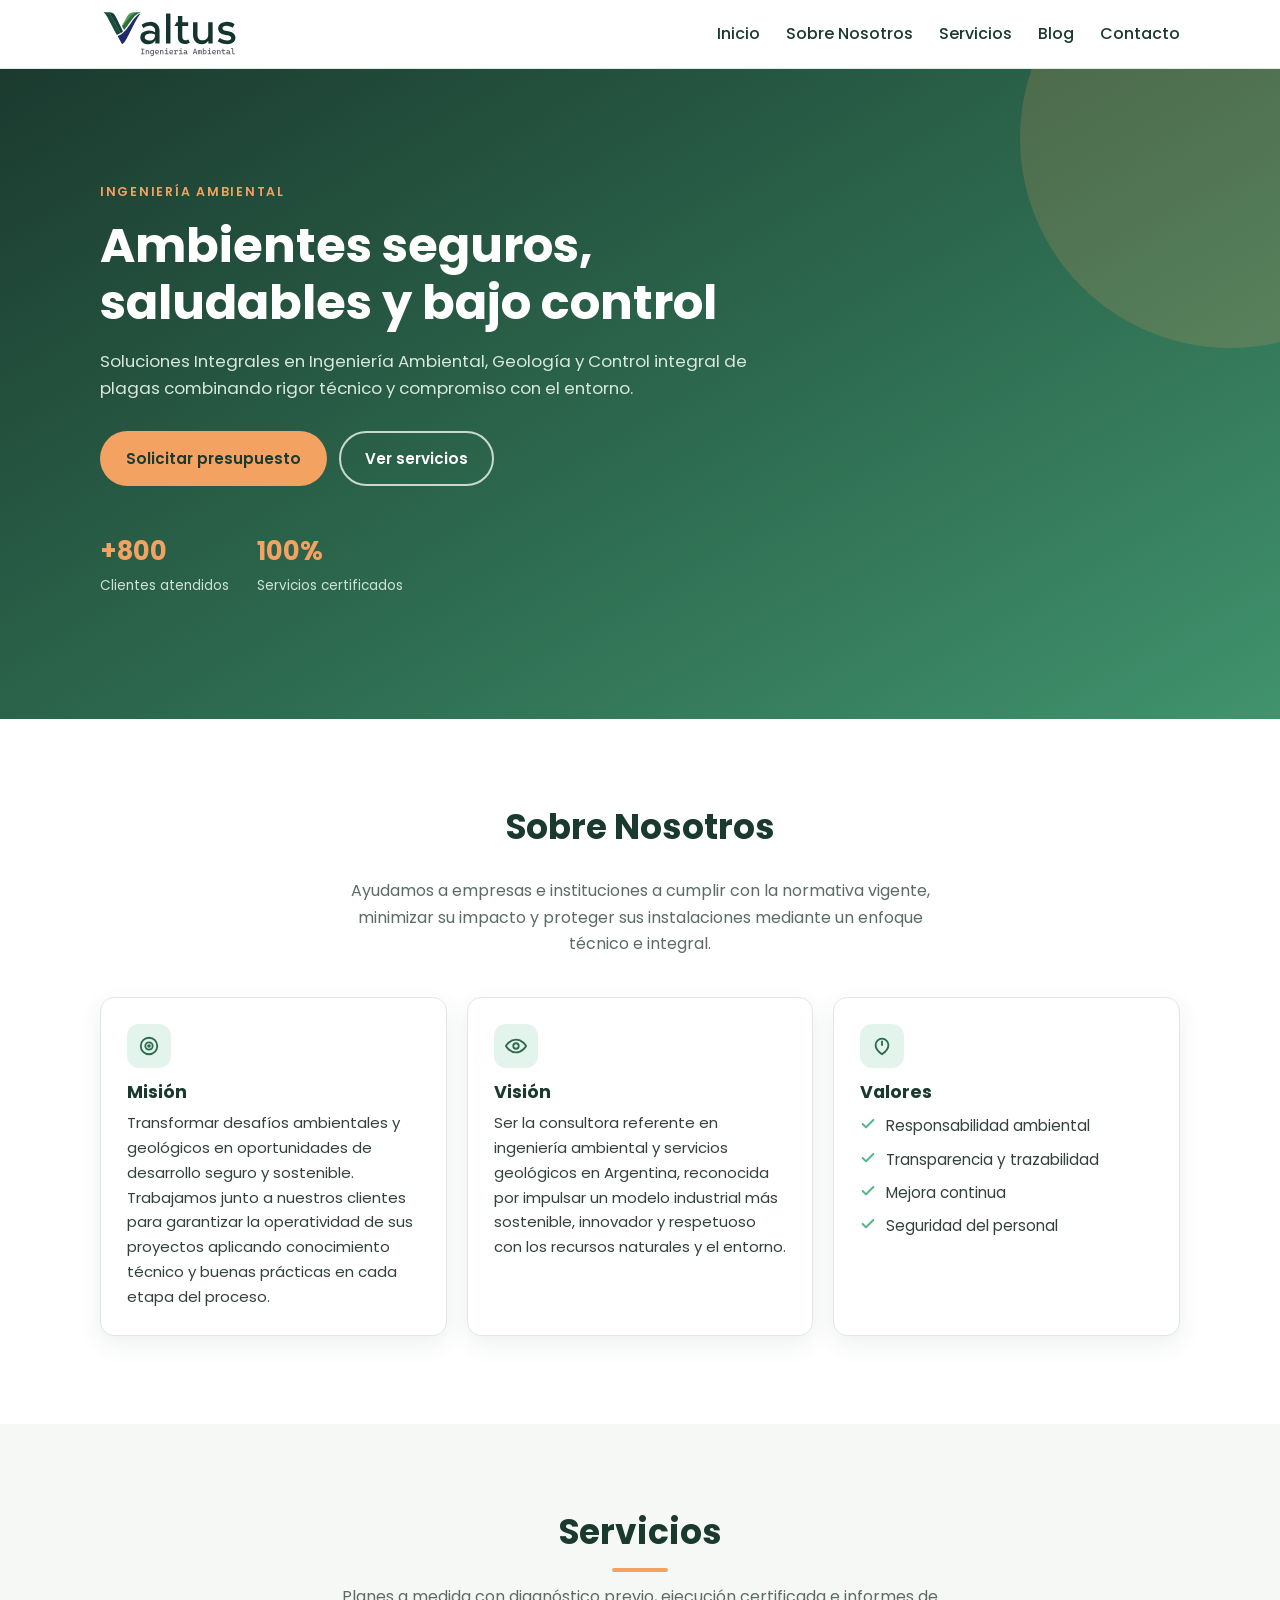
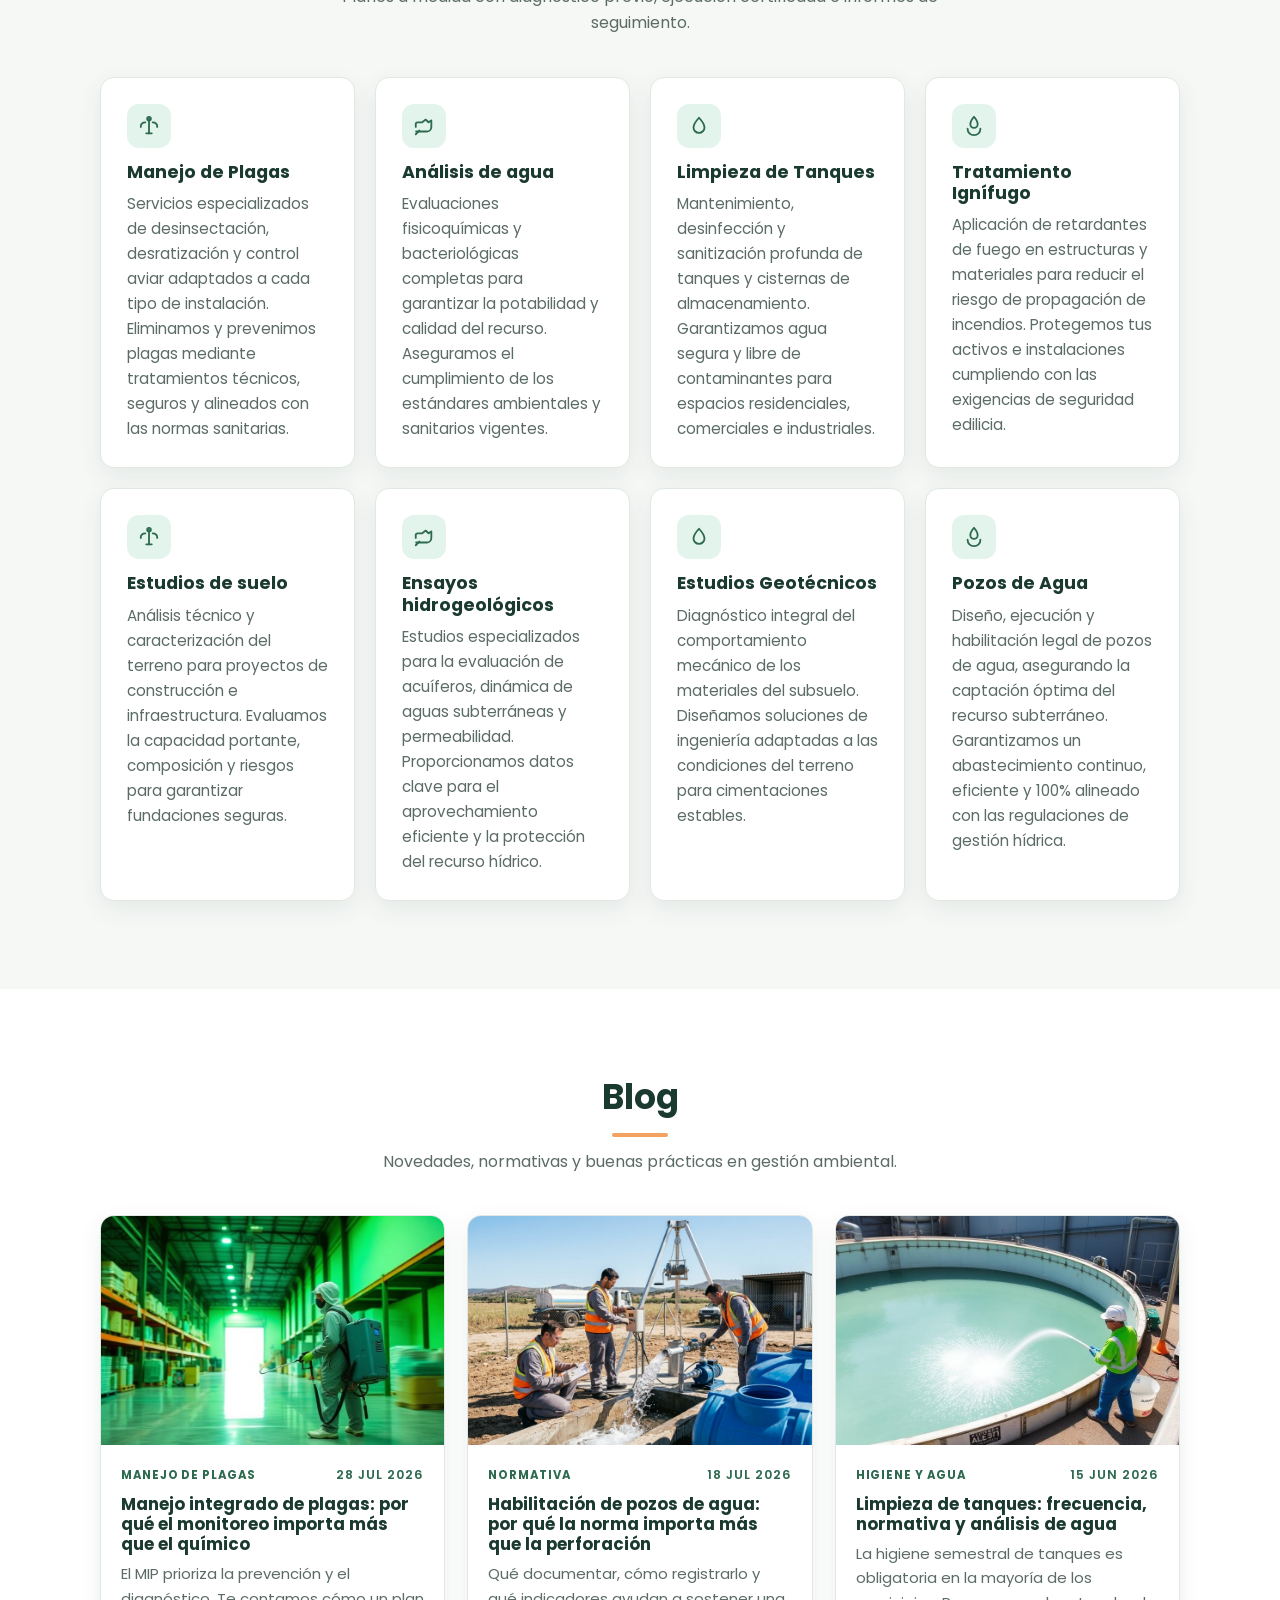
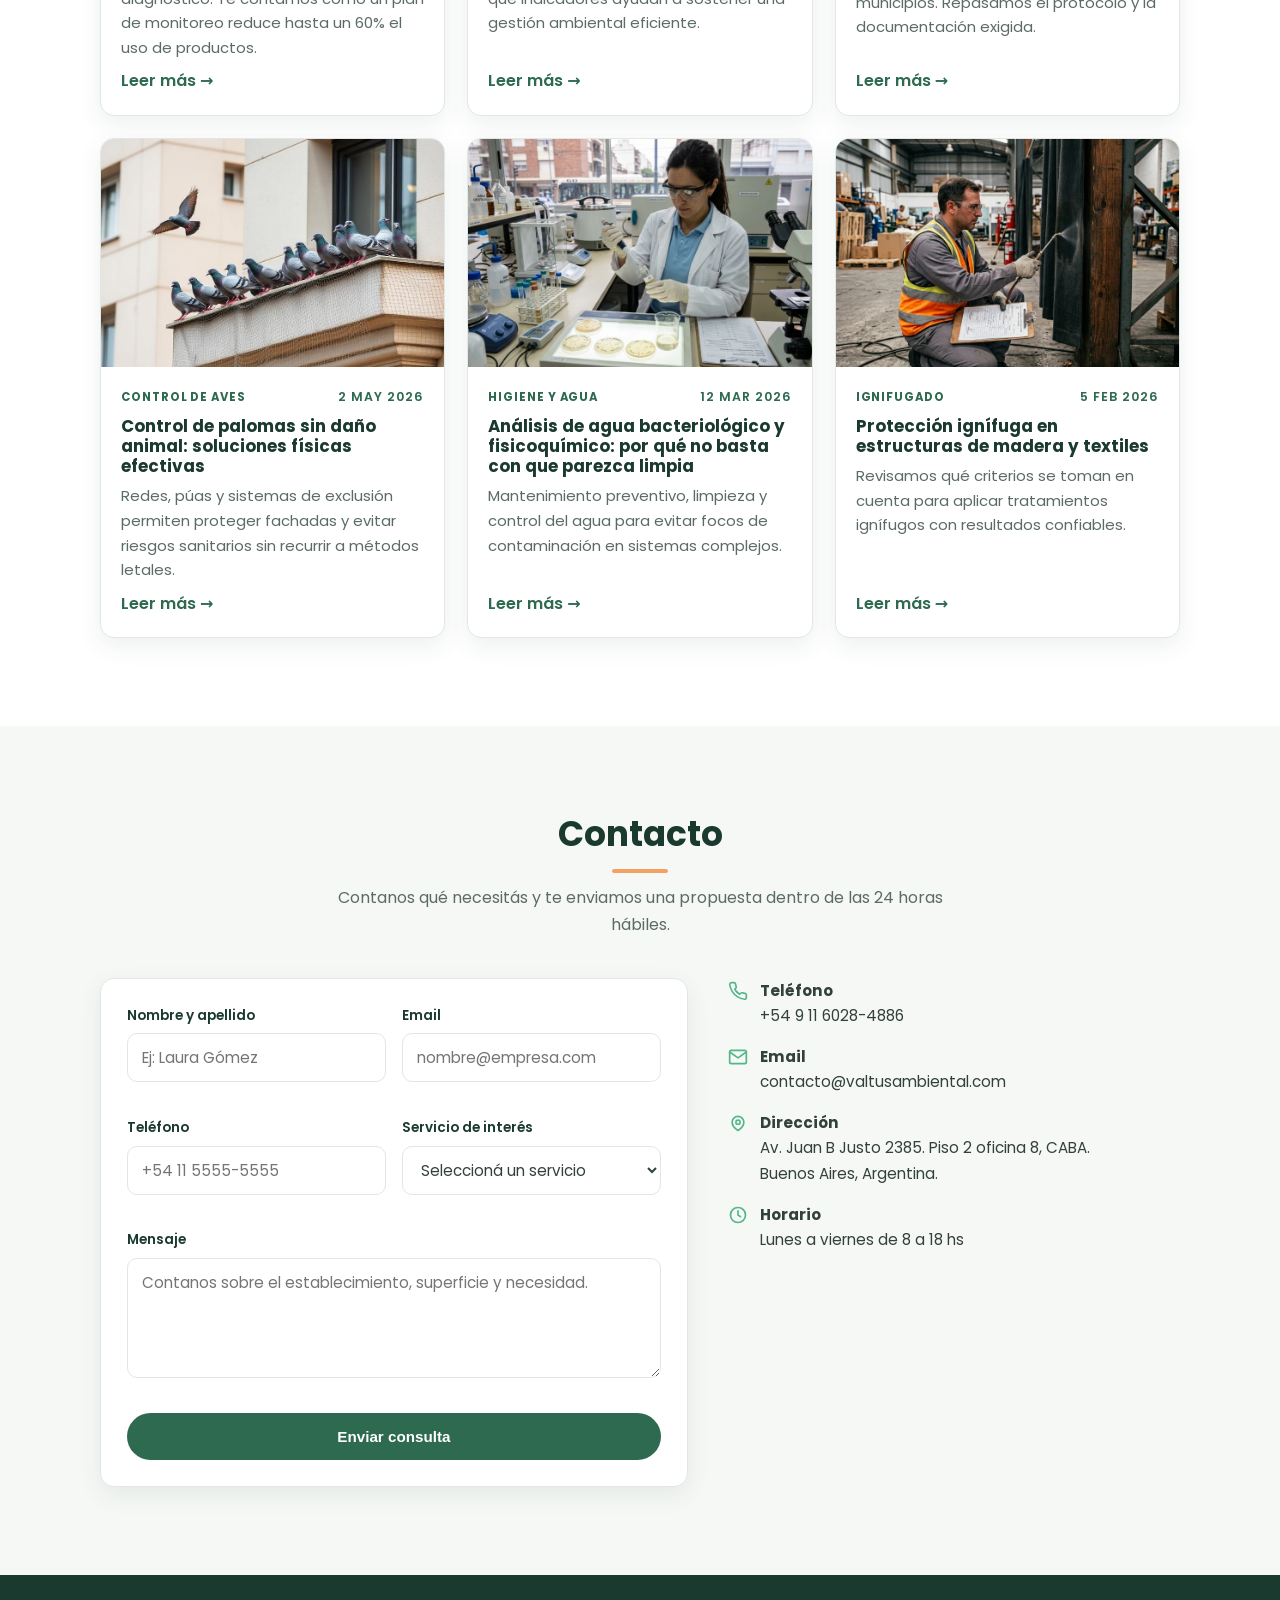
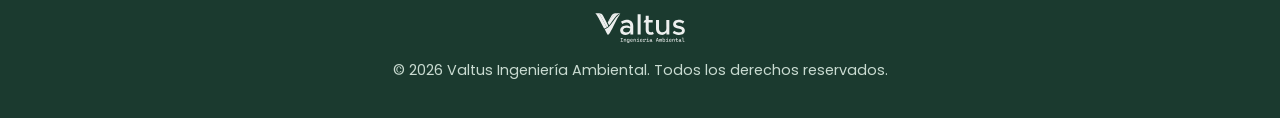
<file: index.html>
<!DOCTYPE html>
<html lang="es">
<head>
<meta charset="UTF-8">
<meta name="viewport" content="width=device-width, initial-scale=1">
<title>Valtus Ingeniería Ambiental | Servicios ambientales integrales</title>
<meta name="description" content="Valtus Ingeniería Ambiental: manejo de plagas, control de palomas, limpieza de tanques y tratamiento ignífugo con certificación y seguimiento profesional.">
<meta name="author" content="Valtus Ingeniería Ambiental">
<link rel="canonical" href="/landing.html">
<link rel="icon" type="image/png" href="/favicon.png">
<meta property="og:type" content="website">
<meta property="og:title" content="Valtus Ingeniería Ambiental | Servicios ambientales integrales">
<meta property="og:description" content="Manejo de plagas, control de palomas, limpieza de tanques y tratamiento ignífugo. Soluciones certificadas para empresas y consorcios.">
<meta property="og:url" content="/landing.html">
<meta name="twitter:card" content="summary_large_image">
<meta name="twitter:title" content="Valtus Ingeniería Ambiental">
<meta name="twitter:description" content="Servicios ambientales certificados: plagas, palomas, tanques e ignifugado.">
<link rel="preconnect" href="https://fonts.googleapis.com">
<link rel="preconnect" href="https://fonts.gstatic.com" crossorigin>
<link href="https://fonts.googleapis.com/css2?family=Poppins:wght@400;500;600;700&display=swap" rel="stylesheet">
<script type="application/ld+json">
{"@context":"https://schema.org","@type":"LocalBusiness","name":"Valtus Ingeniería Ambiental","description":"Servicios ambientales: manejo de plagas, control de palomas, limpieza de tanques y tratamiento ignífugo.","areaServed":"Argentina","email":"contacto@valtus.com.ar","telephone":"+54 11 5555-5555"}
</script>

<link rel="stylesheet" href="assets/css/styles.css">
</head>
<body>

<!-- ================= HEADER ================= -->
<header class="header">
  <div class="contenedor">
    <nav class="nav" id="nav" aria-label="Navegación principal">
      <a class="logo" href="#inicio">
        <img src="/assets/images/logo-valtus.svg" alt="Valtus Ingeniería Ambiental" width="200" height="56">
      </a>
      <button class="hamburguesa" id="btnMenu" aria-label="Abrir menú" aria-expanded="false" aria-controls="menu">
        <span></span><span></span><span></span>
      </button>
      <ul class="nav__lista" id="menu">
        <li><a href="#inicio">Inicio</a></li>
        <li><a href="#nosotros">Sobre Nosotros</a></li>
        <li><a href="#servicios">Servicios</a></li>
        <li><a href="/blog.html">Blog</a></li>
        <li><a href="#contacto">Contacto</a></li>
      </ul>
    </nav>
  </div>
</header>

<main>
<!-- ================= 1. HERO ================= -->
<section class="hero" id="inicio">
  <div class="contenedor">
    <div class="hero__contenido">
      <span class="hero__etiqueta">Ingeniería Ambiental</span>
      <h1>Ambientes seguros, saludables y bajo control</h1>
      <p>Soluciones Integrales en Ingeniería Ambiental, Geología y Control integral de plagas combinando rigor técnico y compromiso con el entorno.</p>
      <div class="hero__acciones">
        <a class="btn btn--primario" href="#contacto">Solicitar presupuesto</a>
        <a class="btn btn--secundario" href="#servicios">Ver servicios</a>
      </div>
    </div>
    <div class="hero__datos">
      <div class="hero__dato"><strong>+800</strong><span>Clientes atendidos</span></div>
      <div class="hero__dato"><strong>100%</strong><span>Servicios certificados</span></div>
    </div>
  </div>
</section>

<!-- ================= 2. SOBRE NOSOTROS ================= -->
<section class="seccion" id="nosotros">
  <div class="contenedor">
    <h2 class="titulo-seccion fade">Sobre Nosotros</h2>
    <div class="linea fade"></div>
    <p class="subtitulo-seccion fade">Ayudamos a empresas e instituciones a cumplir con la normativa vigente, minimizar su impacto y proteger sus instalaciones mediante un enfoque técnico e integral.</p>
    <div class="grid-nosotros">
      <article class="tarjeta fade">
        <div class="icono" aria-hidden="true">
          <svg width="22" height="22" viewBox="0 0 24 24" fill="none" stroke="currentColor" stroke-width="2" stroke-linecap="round" stroke-linejoin="round"><circle cx="12" cy="12" r="9"/><circle cx="12" cy="12" r="4"/><circle cx="12" cy="12" r="1"/></svg>
        </div>
        <h3>Misión</h3>
        <p>Transformar desafíos ambientales y geológicos en oportunidades de desarrollo seguro y sostenible. Trabajamos junto a nuestros clientes para garantizar la operatividad de sus proyectos aplicando conocimiento técnico y buenas prácticas en cada etapa del proceso.</p>
      </article>
      <article class="tarjeta fade">
        <div class="icono" aria-hidden="true">
          <svg width="22" height="22" viewBox="0 0 24 24" fill="none" stroke="currentColor" stroke-width="2" stroke-linecap="round" stroke-linejoin="round"><path d="M1 12s4-7 11-7 11 7 11 7-4 7-11 7-11-7-11-7z"/><circle cx="12" cy="12" r="3"/></svg>
        </div>
        <h3>Visión</h3>
        <p>Ser la consultora referente en ingeniería ambiental y servicios geológicos en Argentina, reconocida por impulsar un modelo industrial más sostenible, innovador y respetuoso con los recursos naturales y el entorno.</p>
      </article>
      <article class="tarjeta fade">
        <div class="icono" aria-hidden="true">
          <svg width="22" height="22" viewBox="0 0 24 24" fill="none" stroke="currentColor" stroke-width="2" stroke-linecap="round" stroke-linejoin="round"><path d="M12 21s-7-4.5-7-10a7 7 0 0114 0c0 5.5-7 10-7 10z"/><path d="M12 11v-4"/></svg>
        </div>
        <h3>Valores</h3>
        <ul class="valores">
          <li><svg width="16" height="16" viewBox="0 0 24 24" fill="none" stroke="currentColor" stroke-width="3" stroke-linecap="round" stroke-linejoin="round"><path d="M20 6L9 17l-5-5"/></svg>Responsabilidad ambiental</li>
          <li><svg width="16" height="16" viewBox="0 0 24 24" fill="none" stroke="currentColor" stroke-width="3" stroke-linecap="round" stroke-linejoin="round"><path d="M20 6L9 17l-5-5"/></svg>Transparencia y trazabilidad</li>
          <li><svg width="16" height="16" viewBox="0 0 24 24" fill="none" stroke="currentColor" stroke-width="3" stroke-linecap="round" stroke-linejoin="round"><path d="M20 6L9 17l-5-5"/></svg>Mejora continua</li>
          <li><svg width="16" height="16" viewBox="0 0 24 24" fill="none" stroke="currentColor" stroke-width="3" stroke-linecap="round" stroke-linejoin="round"><path d="M20 6L9 17l-5-5"/></svg>Seguridad del personal</li>
        </ul>
      </article>
    </div>
  </div>
</section>

<!-- ================= 3. SERVICIOS ================= -->
<section class="seccion seccion--alt" id="servicios">
  <div class="contenedor">
    <h2 class="titulo-seccion fade">Servicios</h2>
    <div class="linea fade"></div>
    <p class="subtitulo-seccion fade">Planes a medida con diagnóstico previo, ejecución certificada e informes de seguimiento.</p>
    <div class="grid-servicios">
      <article class="tarjeta servicio fade">
        <div class="icono" aria-hidden="true">
          <svg width="22" height="22" viewBox="0 0 24 24" fill="none" stroke="currentColor" stroke-width="2" stroke-linecap="round" stroke-linejoin="round"><path d="M12 4v16"/><path d="M8 8c-3 0-5 2-5 5"/><path d="M16 8c3 0 5 2 5 5"/><circle cx="12" cy="4" r="2"/><path d="M9 20h6"/></svg>
        </div>
        <h3>Manejo de Plagas</h3>
        <p>Servicios especializados de desinsectación, desratización y control aviar adaptados a cada tipo de instalación. Eliminamos y prevenimos plagas mediante tratamientos técnicos, seguros y alineados con las normas sanitarias.</p>
      </article>
      <article class="tarjeta servicio fade">
        <div class="icono" aria-hidden="true">
          <svg width="22" height="22" viewBox="0 0 24 24" fill="none" stroke="currentColor" stroke-width="2" stroke-linecap="round" stroke-linejoin="round"><path d="M16 7h.01"/><path d="M3.4 18h11.6a5 5 0 005-5V6l-3 2-3-3-4 3H5a2 2 0 00-2 2v3"/><path d="M3 21l4-4"/></svg>
        </div>
        <h3>Análisis de agua</h3>
        <p>Evaluaciones fisicoquímicas y bacteriológicas completas para garantizar la potabilidad y calidad del recurso. Aseguramos el cumplimiento de los estándares ambientales y sanitarios vigentes.</p>
      </article>
      <article class="tarjeta servicio fade">
        <div class="icono" aria-hidden="true">
          <svg width="22" height="22" viewBox="0 0 24 24" fill="none" stroke="currentColor" stroke-width="2" stroke-linecap="round" stroke-linejoin="round"><path d="M12 3s6 6.5 6 10.5A6 6 0 016 13.5C6 9.5 12 3 12 3z"/></svg>
        </div>
        <h3>Limpieza de Tanques</h3>
        <p>Mantenimiento, desinfección y sanitización profunda de tanques y cisternas de almacenamiento. Garantizamos agua segura y libre de contaminantes para espacios residenciales, comerciales e industriales.</p>
      </article>
      <article class="tarjeta servicio fade">
        <div class="icono" aria-hidden="true">
          <svg width="22" height="22" viewBox="0 0 24 24" fill="none" stroke="currentColor" stroke-width="2" stroke-linecap="round" stroke-linejoin="round"><path d="M12 2s4 4.5 4 8a4 4 0 01-8 0c0-3.5 4-8 4-8z"/><path d="M5 15c0 4 3 7 7 7s7-3 7-7"/></svg>
        </div>
        <h3>Tratamiento Ignífugo</h3>
        <p>Aplicación de retardantes de fuego en estructuras y materiales para reducir el riesgo de propagación de incendios. Protegemos tus activos e instalaciones cumpliendo con las exigencias de seguridad edilicia.</p>
      </article>
      <article class="tarjeta servicio fade">
        <div class="icono" aria-hidden="true">
          <svg width="22" height="22" viewBox="0 0 24 24" fill="none" stroke="currentColor" stroke-width="2" stroke-linecap="round" stroke-linejoin="round"><path d="M12 4v16"/><path d="M8 8c-3 0-5 2-5 5"/><path d="M16 8c3 0 5 2 5 5"/><circle cx="12" cy="4" r="2"/><path d="M9 20h6"/></svg>
        </div>
        <h3>Estudios de suelo</h3>
        <p>Análisis técnico y caracterización del terreno para proyectos de construcción e infraestructura. Evaluamos la capacidad portante, composición y riesgos para garantizar fundaciones seguras.</p>
      </article>
      <article class="tarjeta servicio fade">
        <div class="icono" aria-hidden="true">
          <svg width="22" height="22" viewBox="0 0 24 24" fill="none" stroke="currentColor" stroke-width="2" stroke-linecap="round" stroke-linejoin="round"><path d="M16 7h.01"/><path d="M3.4 18h11.6a5 5 0 005-5V6l-3 2-3-3-4 3H5a2 2 0 00-2 2v3"/><path d="M3 21l4-4"/></svg>
        </div>
        <h3>Ensayos hidrogeológicos</h3>
        <p>Estudios especializados para la evaluación de acuíferos, dinámica de aguas subterráneas y permeabilidad. Proporcionamos datos clave para el aprovechamiento eficiente y la protección del recurso hídrico.</p>
      </article>
      <article class="tarjeta servicio fade">
        <div class="icono" aria-hidden="true">
          <svg width="22" height="22" viewBox="0 0 24 24" fill="none" stroke="currentColor" stroke-width="2" stroke-linecap="round" stroke-linejoin="round"><path d="M12 3s6 6.5 6 10.5A6 6 0 016 13.5C6 9.5 12 3 12 3z"/></svg>
        </div>
        <h3>Estudios Geotécnicos</h3>
        <p>Diagnóstico integral del comportamiento mecánico de los materiales del subsuelo. Diseñamos soluciones de ingeniería adaptadas a las condiciones del terreno para cimentaciones estables.</p>
      </article>
      <article class="tarjeta servicio fade">
        <div class="icono" aria-hidden="true">
          <svg width="22" height="22" viewBox="0 0 24 24" fill="none" stroke="currentColor" stroke-width="2" stroke-linecap="round" stroke-linejoin="round"><path d="M12 2s4 4.5 4 8a4 4 0 01-8 0c0-3.5 4-8 4-8z"/><path d="M5 15c0 4 3 7 7 7s7-3 7-7"/></svg>
        </div>
        <h3>Pozos de Agua</h3>
        <p>Diseño, ejecución y habilitación legal de pozos de agua, asegurando la captación óptima del recurso subterráneo. Garantizamos un abastecimiento continuo, eficiente y 100% alineado con las regulaciones de gestión hídrica.</p>
      </article>
    </div>
  </div>
</section>

<!-- ================= 4. BLOG ================= -->
<section class="seccion" id="blog">
  <div class="contenedor">
    <h2 class="titulo-seccion fade">Blog</h2>
    <div class="linea fade"></div>
    <p class="subtitulo-seccion fade">Novedades, normativas y buenas prácticas en gestión ambiental.</p>
    <div class="grid-blog" id="gridBlog"><!-- se completa por JS --></div>
  </div>
</section>

<!-- ================= 5. CONTACTO ================= -->
<section class="seccion seccion--alt" id="contacto">
  <div class="contenedor">
    <h2 class="titulo-seccion fade">Contacto</h2>
    <div class="linea fade"></div>
    <p class="subtitulo-seccion fade">Contanos qué necesitás y te enviamos una propuesta dentro de las 24 horas hábiles.</p>
    <div class="grid-contacto">
      <div class="tarjeta fade">
        <form id="formContacto" action="https://api.web3forms.com/submit" method="POST" novalidate>
          <input type="hidden" name="access_key" value="b7a2d3fb-f93e-4e52-bbd4-41462ff0bf6e">
          <div class="fila">
            <div class="campo">
              <label for="nombre">Nombre y apellido</label>
              <input type="text" id="nombre" name="nombre" autocomplete="name" placeholder="Ej: Laura Gómez">
              <span class="error" data-error="nombre"></span>
            </div>
            <div class="campo">
              <label for="email">Email</label>
              <input type="email" id="email" name="email" autocomplete="email" placeholder="nombre@empresa.com">
              <span class="error" data-error="email"></span>
            </div>
          </div>
          <div class="fila">
            <div class="campo">
              <label for="telefono">Teléfono</label>
              <input type="tel" id="telefono" name="telefono" autocomplete="tel" placeholder="+54 11 5555-5555">
              <span class="error" data-error="telefono"></span>
            </div>
            <div class="campo">
              <label for="servicio">Servicio de interés</label>
              <select id="servicio" name="servicio">
                <option value="">Seleccioná un servicio</option>
                <option>Manejo de Plagas</option>
                <option>Análisis de agua</option>
                <option>Limpieza de Tanques</option>
                <option>Tratamiento Ignífugo</option>
                <option>Estudios de suelo</option>
                <option>Ensayos hidrogeológicos</option>
                <option>Estudios Geotécnicos</option>
                <option>Pozos de Agua</option>
                <option>Otro / Consulta general</option>
              </select>
              <span class="error" data-error="servicio"></span>
            </div>
          </div>
          <div class="campo">
            <label for="mensaje">Mensaje</label>
            <textarea id="mensaje" name="mensaje" placeholder="Contanos sobre el establecimiento, superficie y necesidad."></textarea>
            <span class="error" data-error="mensaje"></span>
          </div>
          <button class="btn btn--bloque" type="submit">Enviar consulta</button>
          <p class="aviso" id="aviso" role="status">¡Gracias! Recibimos tu consulta y te contactaremos a la brevedad.</p>
        </form>
      </div>
      <div class="fade">
        <ul class="datos-contacto">
          <li><svg width="20" height="20" viewBox="0 0 24 24" fill="none" stroke="currentColor" stroke-width="2" stroke-linecap="round" stroke-linejoin="round"><path d="M22 16.9v3a2 2 0 01-2.2 2 19.8 19.8 0 01-8.6-3.1 19.5 19.5 0 01-6-6A19.8 19.8 0 012.1 4.2 2 2 0 014.1 2h3a2 2 0 012 1.7c.1 1 .4 2 .7 2.9a2 2 0 01-.5 2.1L8.1 9.9a16 16 0 006 6l1.2-1.2a2 2 0 012.1-.5c.9.3 1.9.6 2.9.7a2 2 0 011.7 2z"/></svg><span><strong>Teléfono</strong><br>+54 9 11 6028-4886</span></li>
          <li><svg width="20" height="20" viewBox="0 0 24 24" fill="none" stroke="currentColor" stroke-width="2" stroke-linecap="round" stroke-linejoin="round"><rect x="2" y="4" width="20" height="16" rx="2"/><path d="M22 6l-10 7L2 6"/></svg><span><strong>Email</strong><br>contacto@valtusambiental.com</span></li>
          <li><svg width="20" height="20" viewBox="0 0 24 24" fill="none" stroke="currentColor" stroke-width="2" stroke-linecap="round" stroke-linejoin="round"><path d="M12 21s-7-4.5-7-10a7 7 0 0114 0c0 5.5-7 10-7 10z"/><circle cx="12" cy="11" r="2.5"/></svg><span><strong>Dirección</strong><br>Av. Juan B Justo 2385. Piso 2 oficina 8, CABA.<br> Buenos Aires, Argentina.</span></li>
          <li><svg width="20" height="20" viewBox="0 0 24 24" fill="none" stroke="currentColor" stroke-width="2" stroke-linecap="round" stroke-linejoin="round"><circle cx="12" cy="12" r="9"/><path d="M12 7v5l3 2"/></svg><span><strong>Horario</strong><br>Lunes a viernes de 8 a 18 hs</span></li>
        </ul>
      </div>
    </div>
  </div>
</section>
</main>

<!-- ================= FOOTER ================= -->
  <footer class="footer">
    <div class="contenedor">
      <img src="/assets/images/logo-valtus.svg" alt="Valtus Ingeniería Ambiental" width="180" height="34" loading="lazy">
      <p>© <span id="anio"></span> Valtus Ingeniería Ambiental. Todos los derechos reservados.</p>
    </div>
  </footer>

<script src="assets/js/main.js" defer></script>
</body>
</html>
</file>
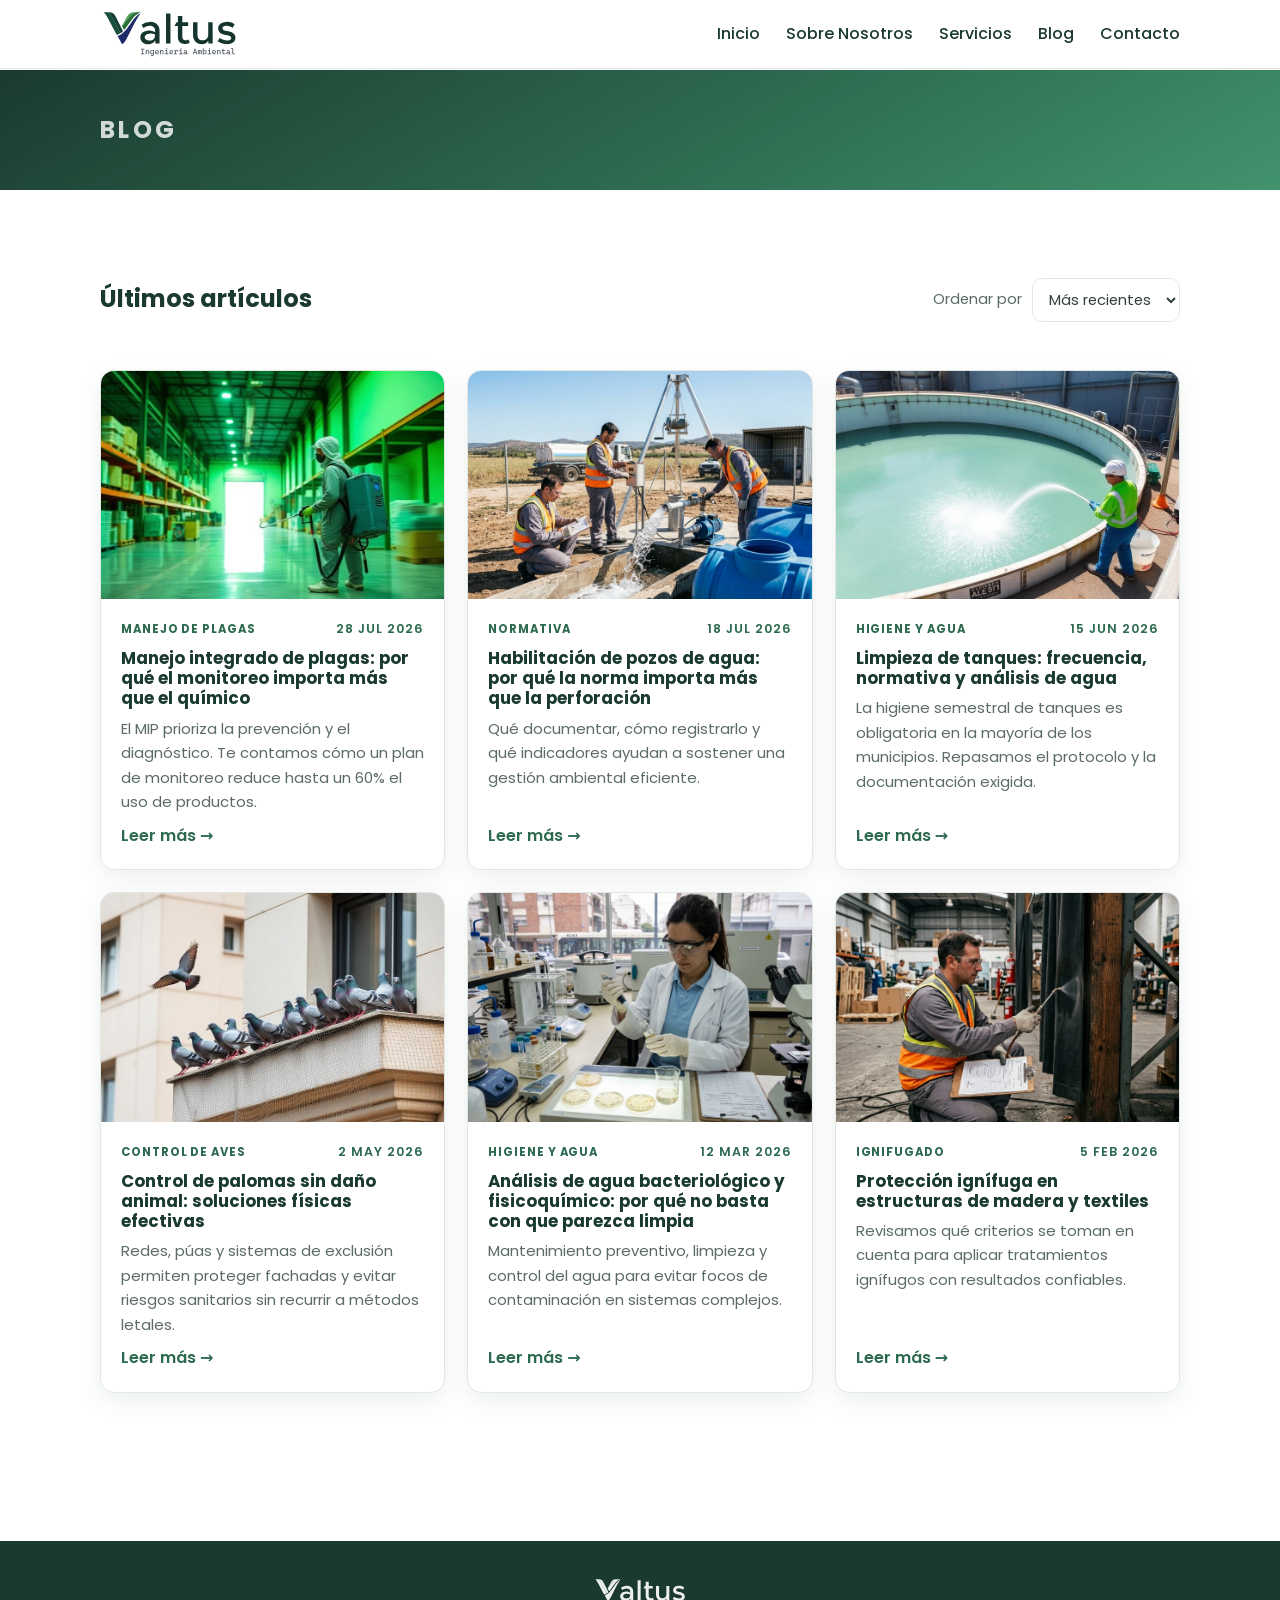
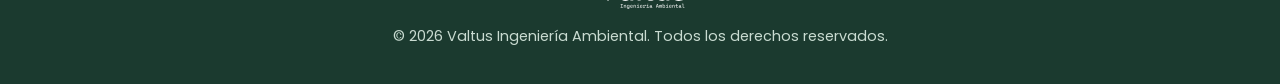
<file: blog.html>
<!DOCTYPE html>
<html lang="es">
<head>
  <meta charset="UTF-8">
  <meta name="viewport" content="width=device-width, initial-scale=1">
  <title>Blog | Valtus Ingeniería Ambiental</title>
  <meta name="description" content="Blog de Valtus Ingeniería Ambiental.">
  <link rel="preconnect" href="https://fonts.googleapis.com">
  <link rel="preconnect" href="https://fonts.gstatic.com" crossorigin>
  <link href="https://fonts.googleapis.com/css2?family=Poppins:wght@400;500;600;700&display=swap" rel="stylesheet">
  <link rel="stylesheet" href="assets/css/styles.css">
</head>
<body data-page="blog-list">
  <header class="header">
    <div class="contenedor">
      <nav class="nav" id="nav" aria-label="Navegación principal">
        <a class="logo" href="index.html#inicio">
          <img src="/assets/images/logo-valtus.svg" alt="Valtus Ingeniería Ambiental" width="200" height="56">
        </a>
        <button class="hamburguesa" id="btnMenu" aria-label="Abrir menú" aria-expanded="false" aria-controls="menu">
          <span></span><span></span><span></span>
        </button>
        <ul class="nav__lista" id="menu">
          <li><a href="index.html#inicio">Inicio</a></li>
          <li><a href="index.html#nosotros">Sobre Nosotros</a></li>
          <li><a href="index.html#servicios">Servicios</a></li>
          <li><a href="blog.html">Blog</a></li>
          <li><a href="index.html#contacto">Contacto</a></li>
        </ul>
      </nav>
    </div>
  </header>

  <main class="blog-page">
    <section class="blog-page-hero blog-page-hero--compact">
      <div class="contenedor">
        <p class="eyebrow">Blog</p>
      </div>
    </section>

    <section class="seccion">
      <div class="contenedor blog-layout">
        <div class="blog-header-row">
          <h2>Últimos artículos</h2>
          <label class="blog-sort" for="ordenBlog">
            Ordenar por
            <select id="ordenBlog">
              <option value="desc">Más recientes</option>
              <option value="asc">Más antiguos</option>
            </select>
          </label>
        </div>

        <div class="grid-blog" id="gridBlog"></div>
      </div>
    </section>
  </main>

  <footer class="footer">
    <div class="contenedor">
      <img src="/assets/images/logo-valtus.svg" alt="Valtus Ingeniería Ambiental" width="180" height="34" loading="lazy">
      <p>© <span id="anio"></span> Valtus Ingeniería Ambiental. Todos los derechos reservados.</p>
    </div>
  </footer>

  <script src="assets/js/main.js" defer></script>
</body>
</html>
</file>
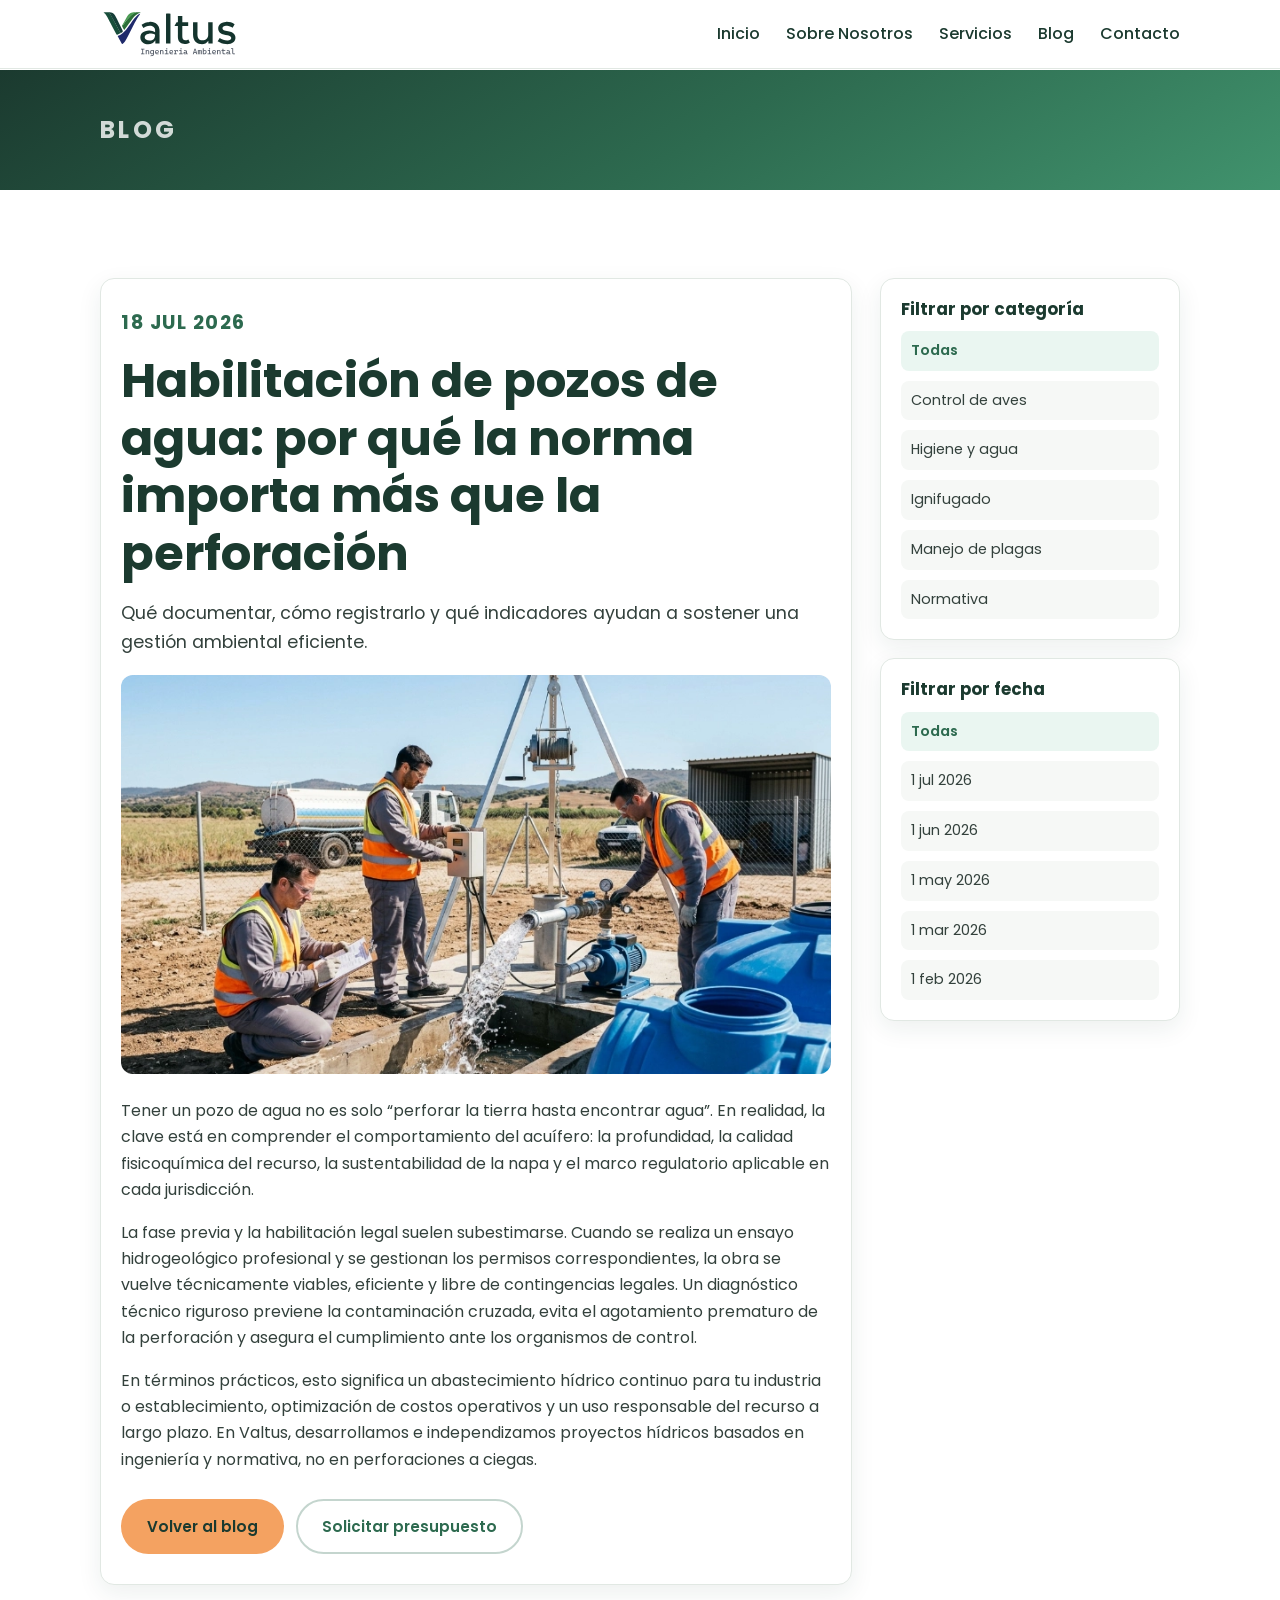
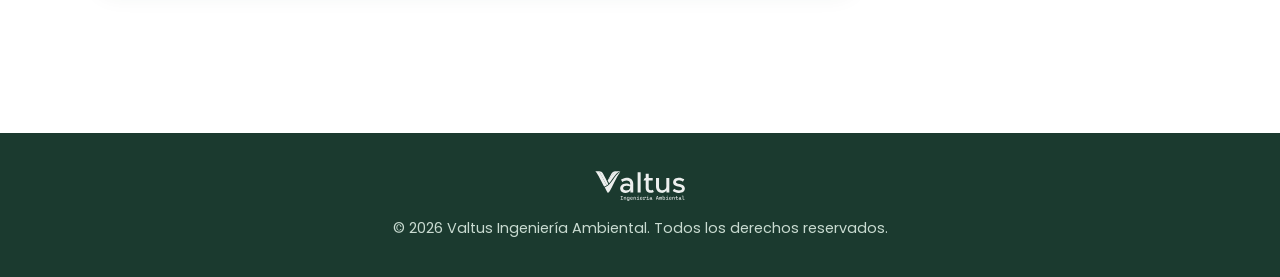
<file: single-article.html>
<!DOCTYPE html>
<html lang="es">
<head>
  <meta charset="UTF-8">
  <meta name="viewport" content="width=device-width, initial-scale=1">
  <title>Artículo del blog | Valtus Ingeniería Ambiental</title>
  <meta name="description" content="Artículo del blog de Valtus Ingeniería Ambiental.">
  <link rel="preconnect" href="https://fonts.googleapis.com">
  <link rel="preconnect" href="https://fonts.gstatic.com" crossorigin>
  <link href="https://fonts.googleapis.com/css2?family=Poppins:wght@400;500;600;700&display=swap" rel="stylesheet">
  <link rel="stylesheet" href="assets/css/styles.css">
</head>
<body data-page="blog-single">
  <header class="header">
    <div class="contenedor">
      <nav class="nav" id="nav" aria-label="Navegación principal">
        <a class="logo" href="index.html#inicio">
          <img src="/assets/images/logo-valtus.svg" alt="Valtus Ingeniería Ambiental" width="200" height="56">
        </a>
        <button class="hamburguesa" id="btnMenu" aria-label="Abrir menú" aria-expanded="false" aria-controls="menu">
          <span></span><span></span><span></span>
        </button>
        <ul class="nav__lista" id="menu">
          <li><a href="index.html#inicio">Inicio</a></li>
          <li><a href="index.html#nosotros">Sobre Nosotros</a></li>
          <li><a href="index.html#servicios">Servicios</a></li>
          <li><a href="blog.html">Blog</a></li>
          <li><a href="index.html#contacto">Contacto</a></li>
        </ul>
      </nav>
    </div>
  </header>

  <main class="blog-page">
    <section class="blog-page-hero blog-page-hero--compact">
      <div class="contenedor">
        <p class="eyebrow">Blog</p>
      </div>
    </section>

    <section class="seccion">
      <div class="contenedor article-layout">
        <article class="article-main" id="articleContent"></article>

        <aside class="blog-sidebar blog-sidebar--single">
          <div class="sidebar-card">
            <h3>Filtrar por categoría</h3>
            <div id="sidebarCategories" class="sidebar-list"></div>
          </div>

          <div class="sidebar-card">
            <h3>Filtrar por fecha</h3>
            <div id="sidebarDates" class="sidebar-list"></div>
          </div>
        </aside>
      </div>
    </section>
  </main>

  <footer class="footer">
    <div class="contenedor">
      <img src="/assets/images/logo-valtus.svg" alt="Valtus Ingeniería Ambiental" width="180" height="34" loading="lazy">
      <p>© <span id="anio"></span> Valtus Ingeniería Ambiental. Todos los derechos reservados.</p>
    </div>
  </footer>

  <script src="assets/js/main.js" defer></script>
</body>
</html>
</file>
<file: assets/css/styles.css>
:root{
  --verde-oscuro:#2d6a4f;
  --verde-claro:#52b788;
  --naranja:#f4a261;
  --tinta:#1b3a2f;
  --texto:#33413c;
  --gris:#5b6b65;
  --fondo:#f6f8f6;
  --blanco:#ffffff;
  --borde:#e1e8e3;
  --radio:14px;
  --sombra:0 8px 24px rgba(27,58,47,.08);
  --max:1120px;
}
*,*::before,*::after{box-sizing:border-box;margin:0;padding:0}
html{scroll-behavior:smooth;scroll-padding-top:72px}
body{font-family:'Poppins',system-ui,sans-serif;color:var(--texto);background:var(--blanco);line-height:1.65;-webkit-font-smoothing:antialiased}
img{max-width:100%;display:block;height:auto}
a{color:inherit;text-decoration:none}
h1,h2,h3{color:var(--tinta);line-height:1.2;font-weight:700}
.contenedor{width:100%;max-width:var(--max);margin:0 auto;padding:0 20px}
.seccion{padding:64px 0}
.seccion--alt{background:var(--fondo)}
.titulo-seccion{font-size:1.75rem;text-align:center}
.subtitulo-seccion{text-align:center;color:var(--gris);max-width:620px;margin:12px auto 40px}
.linea{width:56px;height:4px;background:var(--naranja);border-radius:4px;margin:14px auto 0}

.btn{display:inline-flex;align-items:center;gap:8px;font-weight:600;font-size:.95rem;padding:13px 24px;border-radius:999px;border:2px solid transparent;cursor:pointer;transition:transform .2s ease,background .2s ease,color .2s ease}
.btn:hover{transform:translateY(-2px)}
.btn--primario{background:var(--naranja);color:var(--tinta)}
.btn--secundario{background:transparent;color:var(--blanco);border-color:rgba(255,255,255,.75)}
.btn--secundario:hover{background:rgba(255,255,255,.14)}
.btn--bloque{width:100%;justify-content:center;background:var(--verde-oscuro);color:#fff}

.header{position:fixed;inset:0 0 auto 0;background:rgba(255,255,255,.94);backdrop-filter:blur(8px);border-bottom:1px solid var(--borde);z-index:50}
.nav{display:flex;align-items:center;justify-content:space-between;gap:16px;height:68px}
.logo img{height:50px;width:auto}
.nav__lista{list-style:none;display:none;flex-direction:column;gap:4px}
.nav__lista a{display:block;padding:12px 4px;font-weight:500;color:var(--tinta);border-bottom:1px solid var(--borde)}
.nav__lista a:hover{color:var(--verde-oscuro)}
.nav.abierto .nav__lista{display:flex;position:absolute;top:68px;left:0;right:0;background:var(--blanco);padding:12px 20px 20px;box-shadow:var(--sombra)}
.hamburguesa{display:inline-flex;flex-direction:column;justify-content:center;gap:5px;width:44px;height:44px;padding:10px;background:none;border:0;cursor:pointer}
.hamburguesa span{display:block;height:2px;background:var(--tinta);border-radius:2px;transition:transform .25s ease,opacity .2s ease}
.nav.abierto .hamburguesa span:nth-child(1){transform:translateY(7px) rotate(45deg)}
.nav.abierto .hamburguesa span:nth-child(2){opacity:0}
.nav.abierto .hamburguesa span:nth-child(3){transform:translateY(-7px) rotate(-45deg)}

.hero{margin-top:68px;padding:72px 0 80px;background:linear-gradient(150deg,var(--tinta) 0%,var(--verde-oscuro) 55%,var(--verde-claro) 140%);color:#eef6f1;position:relative;overflow:hidden}
.hero::after{content:"";position:absolute;width:420px;height:420px;right:-160px;top:-140px;border-radius:50%;background:rgba(244,162,97,.18)}
.hero__contenido{position:relative;z-index:1;max-width:660px}
.hero__etiqueta{display:inline-block;font-size:.78rem;letter-spacing:.14em;text-transform:uppercase;font-weight:600;color:var(--naranja);margin-bottom:14px}
.hero h1{color:#fff;font-size:2.1rem}
.hero p{margin:16px 0 28px;font-size:1.05rem;color:#d8e8de}
.hero__acciones{display:flex;flex-wrap:wrap;gap:12px}
.hero__datos{display:flex;flex-wrap:wrap;gap:28px;margin-top:44px;position:relative;z-index:1}
.hero__dato strong{display:block;font-size:1.6rem;color:var(--naranja)}
.hero__dato span{font-size:.85rem;color:#cfe2d7}

.grid-nosotros{display:grid;gap:20px}
.grid-nosotros p, .grid-nosotros li {font-size: 15px;}
.tarjeta{background:var(--blanco);border:1px solid var(--borde);border-radius:var(--radio);padding:26px;box-shadow:var(--sombra)}
.tarjeta h3{font-size:1.1rem;margin-bottom:8px}
.icono{width:44px;height:44px;border-radius:12px;background:rgba(82,183,136,.16);color:var(--verde-oscuro);display:grid;place-items:center;margin-bottom:14px}
.valores{list-style:none;margin-top:10px;display:grid;gap:8px}
.valores li{display:flex;gap:10px;align-items:flex-start;font-size:.95rem}
.valores svg{flex:0 0 auto;color:var(--verde-claro);margin-top:3px}

.grid-servicios{display:grid;gap:20px}
.servicio{transition:transform .25s ease,box-shadow .25s ease}
.servicio:hover{transform:translateY(-4px);box-shadow:0 16px 32px rgba(27,58,47,.13)}
.servicio p{font-size:.95rem;color:var(--gris)}

.grid-blog{display:grid;gap:22px}
.post{background:var(--blanco);border:1px solid var(--borde);border-radius:var(--radio);overflow:hidden;box-shadow:var(--sombra);display:flex;flex-direction:column}
.post img{aspect-ratio:3/2;object-fit:cover;width:100%}
.post__cuerpo{padding:20px;display:flex;flex-direction:column;gap:8px;flex:1}
.post__topline{display:flex;justify-content:space-between;align-items:center;gap:10px;flex-wrap:wrap}
.post__categoria{font-size:.72rem;letter-spacing:.08em;text-transform:uppercase;color:var(--verde-oscuro);font-weight:700}
.post__fecha{font-size:.78rem;text-transform:uppercase;letter-spacing:.08em;color:var(--verde-oscuro);font-weight:600}
.post h3{font-size:1.05rem}
.post p{font-size:.93rem;color:var(--gris)}
.post__link{margin-top:auto;font-weight:600;color:var(--verde-oscuro);display:inline-flex;align-items:center;gap:6px}
.post__link:hover{color:var(--naranja)}

.blog-layout{display:grid;gap:24px}
.blog-header-row{display:flex;flex-wrap:wrap;justify-content:space-between;align-items:center;gap:16px;margin-bottom:24px}
.blog-header-row h2{margin:0}
.blog-sort{display:flex;align-items:center;gap:10px;font-size:.92rem;color:var(--gris)}
.blog-sort select{padding:10px 12px;border:1px solid var(--borde);border-radius:10px;background:#fff;color:var(--texto);font:inherit}

.blog-page{padding-top:70px;padding-bottom:60px}
.blog-page-hero{padding:40px 0;background:linear-gradient(150deg,var(--tinta) 0%,var(--verde-oscuro) 55%,var(--verde-claro) 140%);color:#fff}
.blog-page-hero--compact{padding:40px 0}
.blog-page-hero .contenedor{position:relative}
.eyebrow{font-size:1.5rem;letter-spacing:.14em;text-transform:uppercase;color:rgba(255,255,255,.8);font-weight:700}
.article-layout{display:grid;gap:28px;align-items:start}
.article-main{flex:1}
.article-post{max-width:820px;margin:0 auto;background:var(--blanco);border:1px solid var(--borde);border-radius:var(--radio);padding:28px 20px 30px;box-shadow:var(--sombra)}
.article-post__meta{font-size:1.2rem;letter-spacing:.08em;text-transform:uppercase;color:var(--verde-oscuro);font-weight:700;margin-bottom:14px}
.article-post h1{font-size:clamp(2rem,4vw,3rem);margin-bottom:16px}
.article-post__extracto{font-size:1.1rem;color:var(--gris);margin-bottom:24px}
.article-post__image{width:100%;border-radius:12px;margin:18px 0 24px;aspect-ratio:16/9;object-fit:cover}
.article-post p{margin-bottom:16px;color:var(--texto)}
.article-post__acciones{display:flex;flex-wrap:wrap;gap:12px;margin-top:26px}
.btn--secundario-dark{color:var(--verde-oscuro);border-color:rgba(45,106,79,.28);background:transparent}
.btn--secundario-dark:hover{background:rgba(45,106,79,.06)}

.blog-sidebar{display:grid;gap:18px}
.blog-sidebar--single{max-width:300px;width:100%}
.sidebar-card{background:var(--blanco);border:1px solid var(--borde);border-radius:var(--radio);padding:20px;box-shadow:var(--sombra)}
.sidebar-card h3{font-size:1.05rem;margin-bottom:12px}
.sidebar-list{display:grid;gap:10px}
.sidebar-link{display:block;padding:8px 10px;border-radius:8px;color:var(--texto);background:var(--fondo);font-size:.9rem}
.sidebar-link:hover,.sidebar-link.is-active{background:rgba(82,183,136,.12);color:var(--verde-oscuro);font-weight:600}

.grid-contacto{display:grid;gap:26px}
.campo{display:flex;flex-direction:column;gap:6px;margin-bottom:16px}
.campo label{font-size:.85rem;font-weight:600;color:var(--tinta)}
.campo input,.campo select,.campo textarea{font-family:inherit;font-size:.95rem;color:var(--texto);padding:12px 14px;border:1px solid var(--borde);border-radius:10px;background:var(--blanco);width:100%}
.campo input:focus,.campo select:focus,.campo textarea:focus{outline:2px solid var(--verde-claro);outline-offset:1px;border-color:transparent}
.campo textarea{min-height:120px;resize:vertical}
.error{font-size:.8rem;color:#c0392b;min-height:1em}
.campo.invalido input,.campo.invalido select,.campo.invalido textarea{border-color:#c0392b}
.aviso{margin-top:14px;padding:12px 14px;border-radius:10px;background:rgba(82,183,136,.16);color:var(--verde-oscuro);font-size:.9rem;font-weight:600;display:none}
.aviso.visible{display:block}
.datos-contacto{list-style:none;display:grid;gap:16px}
.datos-contacto li{display:flex;gap:12px;align-items:flex-start;font-size:.95rem}
.datos-contacto svg{color:var(--verde-claro);flex:0 0 auto;margin-top:3px}

.footer{background:var(--tinta);color:#c9dbd1;padding:36px 0;text-align:center;font-size:.9rem}
.footer img{height:34px;margin:0 auto 14px;filter:brightness(0) invert(1);opacity:.92}

.fade{opacity:0;transform:translateY(24px);transition:opacity .6s ease,transform .6s ease}
.fade.visible{opacity:1;transform:none}
@media (prefers-reduced-motion:reduce){
  html{scroll-behavior:auto}
  .fade{opacity:1;transform:none;transition:none}
}

@media (min-width:768px){
  .seccion{padding:88px 0}
  .titulo-seccion{font-size:2.15rem}
  .hero{padding:110px 0 120px}
  .hero h1{font-size:3rem}
  .grid-nosotros{grid-template-columns:repeat(3,1fr)}
  .grid-servicios{grid-template-columns:repeat(2,1fr)}
  .grid-blog{grid-template-columns:repeat(3,1fr)}
  .grid-contacto{grid-template-columns:1.3fr 1fr;gap:40px}
  .fila{display:grid;grid-template-columns:1fr 1fr;gap:16px}
  .article-layout{grid-template-columns:minmax(0,1fr) 300px}
}
@media (min-width:1024px){
  .grid-servicios{grid-template-columns:repeat(4,1fr)}
  .hamburguesa{display:none}
  .nav__lista{display:flex;flex-direction:row;gap:26px;position:static}
  .nav__lista a{border:0;padding:6px 0}
}
</file>
